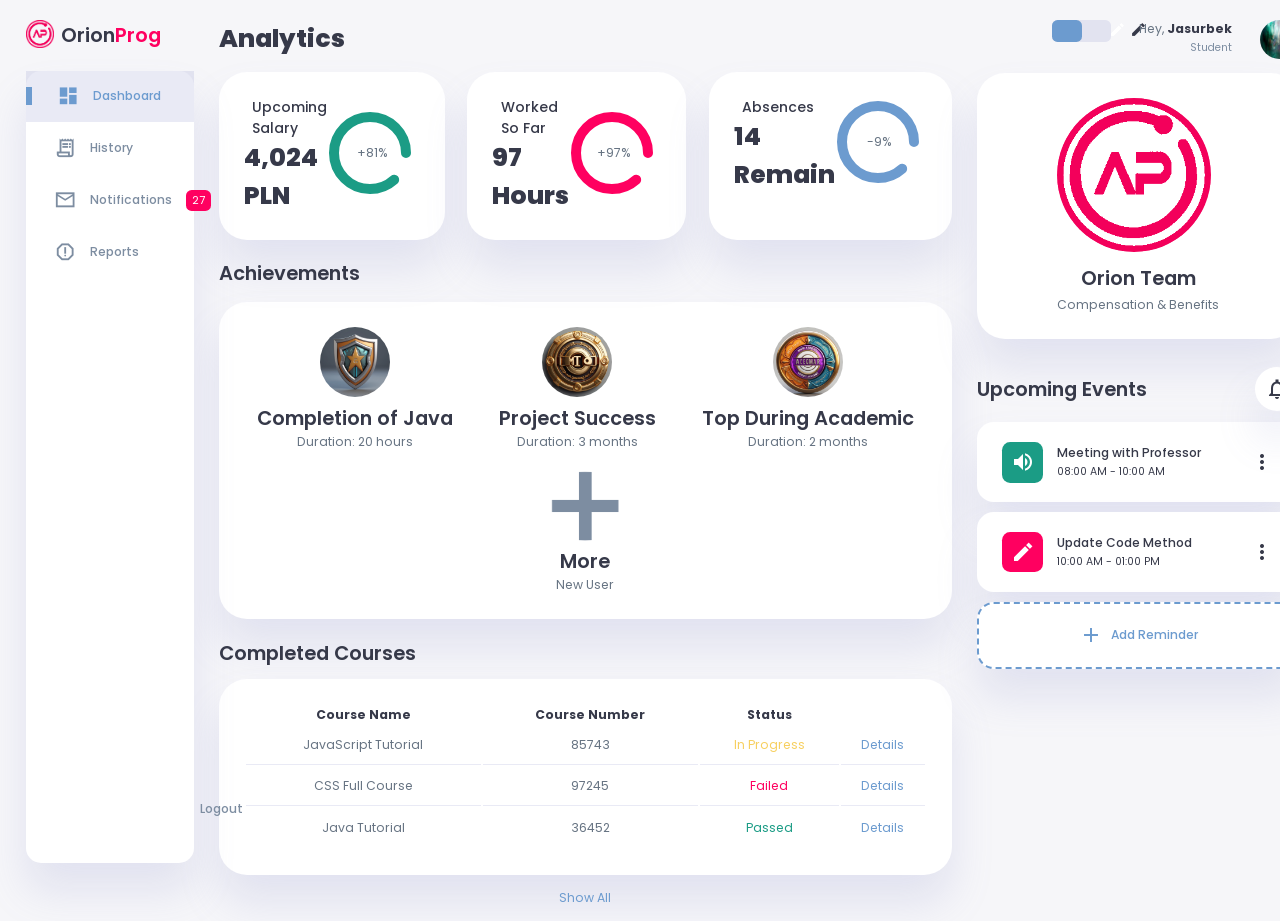
<file: Student Dashboard/index.html>
<!DOCTYPE html>
<html lang="en">

<head>
    <meta charset="UTF-8">
    <meta name="viewport" content="width=device-width, initial-scale=1.0">
    <link href="https://fonts.googleapis.com/icon?family=Material+Icons+Sharp" rel="stylesheet">
    <link rel="stylesheet" href="style.css">
    <title>Student Benefits</title>
</head>

<body>

    <div class="container">
        <!-- Sidebar Section -->
        <aside>
            <div class="toggle">
                <div class="logo">
                    <img src="images/logo.png">
                    <h2>Orion<span class="danger">Prog</span></h2>
                </div>
                <div class="close" id="close-btn">
                    <span class="material-icons-sharp">
                        close
                    </span>
                </div>
            </div>

            <div class="sidebar">
                <a href="#"  class="active">
                    <span class="material-icons-sharp">
                        dashboard
                    </span>
                    <h3>Dashboard</h3>
                </a>
                <a href="#">
                    <span class="material-icons-sharp">
                        receipt_long
                    </span>
                    <h3>History</h3>
                </a>
                <a href="#">
                    <span class="material-icons-sharp">
                        mail_outline
                    </span>
                    <h3>Notifications</h3>
                    <span class="message-count">27</span>
                </a>
                <a href="#">
                    <span class="material-icons-sharp">
                        report_gmailerrorred
                    </span>
                    <h3>Reports</h3>
                </a>
                <!-- <a href="#">
                    <span class="material-icons-sharp">
                        settings
                    </span>
                    <h3>Settings</h3>
                </a>                 -->
                <a href="#">
                    <span class="material-icons-sharp">
                        logout
                    </span>
                    <h3>Logout</h3>
                </a>
            </div>
        </aside>
        <!-- End of Sidebar Section -->

        <!-- Main Content -->
        <main>
            <h1>Analytics</h1>
            <!-- Analyses -->
            <div class="analyse">
                <div class="sales">
                    <div class="status">
                        <div class="info">
                            <h3>Upcoming Salary</h3>
                            <h1>4,024 PLN</h1>
                        </div>
                        <div class="progresss">
                            <svg>
                                <circle cx="38" cy="38" r="36"></circle>
                            </svg>
                            <div class="percentage">
                                <p>+81%</p>
                            </div>
                        </div>
                    </div>
                </div>
                <div class="visits">
                    <div class="status">
                        <div class="info">
                            <h3>Worked So Far</h3>
                            <h1>97 Hours</h1>
                        </div>
                        <div class="progresss">
                            <svg>
                                <circle cx="38" cy="38" r="36"></circle>
                            </svg>
                            <div class="percentage">
                                <p>+97%</p>
                            </div>
                        </div>
                    </div>
                </div>
                <div class="searches">
                    <div class="status">
                        <div class="info">
                            <h3>Absences</h3>
                            <h1>14 Remain</h1>
                        </div>
                        <div class="progresss">
                            <svg>
                                <circle cx="38" cy="38" r="36"></circle>
                            </svg>
                            <div class="percentage">
                                <p>-9%</p>
                            </div>
                        </div>
                    </div>
                </div>
            </div>
            <!-- End of Analyses -->

            <!-- New Users Section -->
            <div class="new-badges">
                <h2>Achievements</h2>
                <div class="badge-list">
                    <div class="badge">
                        <img src="images/CourseComplete-badge.jpg">
                        <h2>Completion of Java</h2>
                        <p>Duration: 20 hours</p>
                    </div>
                    <div class="badge">
                        <img src="images/ProjectComplete-badge.jpg">
                        <h2>Project Success</h2>
                        <p>Duration: 3 months</p>
                    </div>
                    <div class="badge">
                        <img src="images/academic-badge.jpg">
                        <h2>Top During Academic</h2>                
                        <p>Duration: 2 months</p>
                    </div>
                    <div class="badge">
                        <img src="images/plus.png">
                        <h2>More</h2>
                        <p>New User</p>
                    </div>
                </div>
            </div>
            <!-- End of New Users Section -->

            <!-- Courses Table -->
            <div class="recent-orders">
                <h2>Completed Courses</h2>
                <table>
                    <thead>
                        <tr>
                            <th>Course Name</th>
                            <th>Course Number</th>                    
                            <th>Status</th>
                            <th></th>
                        </tr>
                    </thead>
                    <tbody></tbody>
                </table>
                <a href="#">Show All</a>
            </div>
            <!-- End of Recent Orders -->

        </main>
        <!-- End of Main Content -->

        <!-- Right Section -->
        <div class="right-section">
            <div class="nav">
                <button id="menu-btn">
                    <span class="material-icons-sharp">
                        menu
                    </span>
                </button>
                <div class="dark-mode">
                    <span class="material-icons-sharp active">
                        light_mode
                    </span>
                    <span class="material-icons-sharp">
                        dark_mode
                    </span>
                </div>

                <div class="profile">
                    <div class="info">
                        <p>Hey, <b>Jasurbek</b></p>
                        <small class="text-muted">Student</small>
                    </div>
                    <div class="profile-photo">
                        <img src="images/profile-1.jpg">
                    </div>
                </div>

            </div>
            <!-- End of Nav -->

            <div class="user-profile">
                <div class="logo">
                    <img src="images/logo.png">
                    <h2>Orion Team</h2>
                    <p>Compensation & Benefits</p>
                </div>
            </div>

            <div class="reminders">
                <div class="header">
                    <h2>Upcoming Events</h2>
                    <span class="material-icons-sharp">
                        notifications_none
                    </span>
                </div>

                <div class="notification">
                    <div class="icon">
                        <span class="material-icons-sharp">
                            volume_up
                        </span>
                    </div>
                    <div class="content">
                        <div class="info">
                            <h3>Meeting with Professor</h3>
                            <small class="text_muted">
                                08:00 AM - 10:00 AM
                            </small>
                        </div>
                        <span class="material-icons-sharp">
                            more_vert
                        </span>
                    </div>
                </div>

                <div class="notification deactive">
                    <div class="icon">
                        <span class="material-icons-sharp">
                            edit
                        </span>
                    </div>
                    <div class="content">
                        <div class="info">
                            <h3>Update Code Method</h3>
                            <small class="text_muted">
                                10:00 AM - 01:00 PM
                            </small>
                        </div>
                        <span class="material-icons-sharp">
                            more_vert
                        </span>
                    </div>
                </div>

                <div class="notification add-reminder">
                    <div>
                        <span class="material-icons-sharp">
                            add
                        </span>
                        <h3>Add Reminder</h3>
                    </div>
                </div>

            </div>

        </div>


    </div>

    <script src="orders.js"></script>
    <script src="index.js"></script>
</body>

</html>
</file>
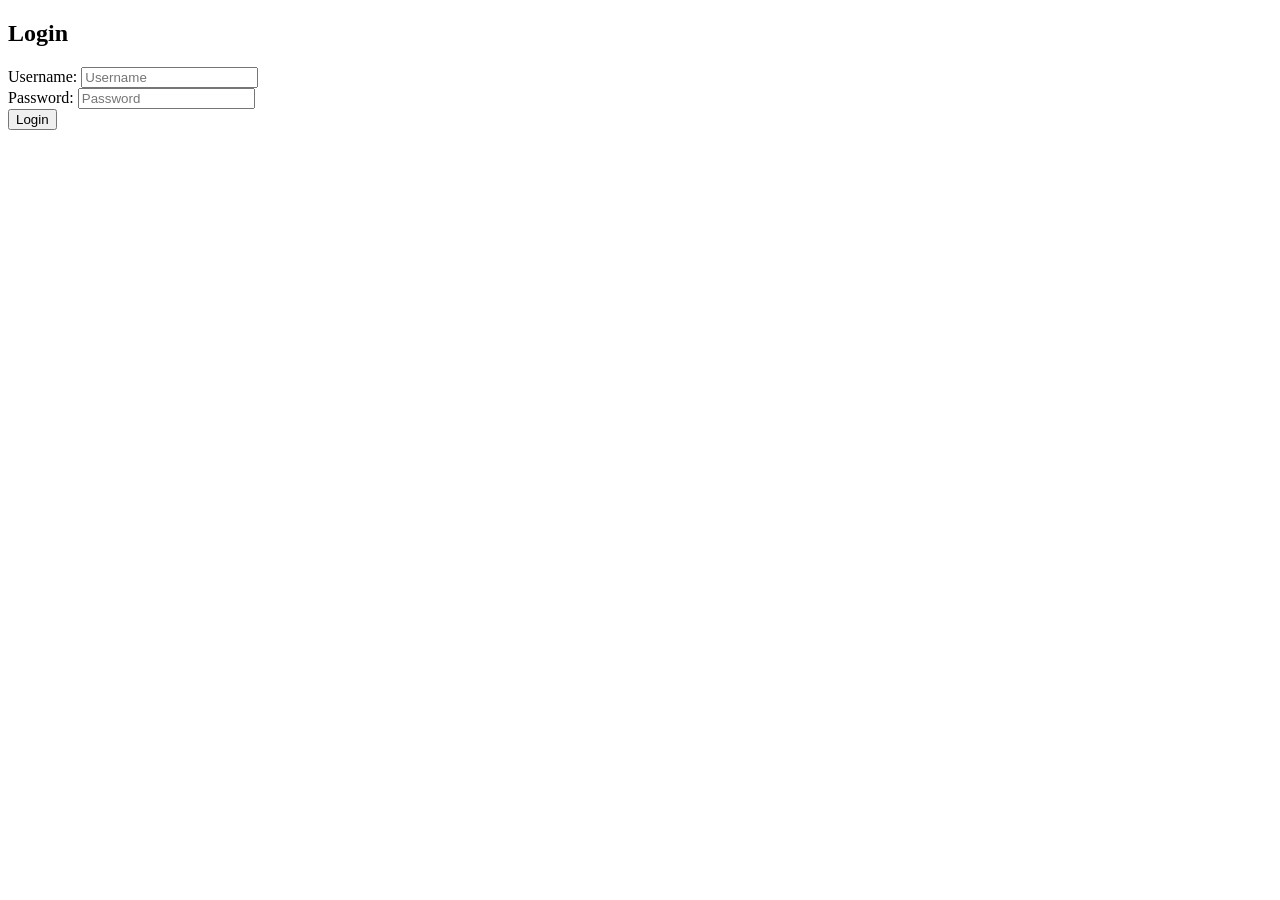
<file: src/main/resources/templates/login.html>
<!DOCTYPE html>
<html xmlns:th="http://www.thymeleaf.org">
<head>
    <title>Login</title>
</head>
<body>
<h2>Login</h2>
<form th:action="@{/api/v1/student/login}" method="post">
    <label>Username:</label>
    <input type="text" name="username" placeholder="Username" required />
    <br />
    <label>Password:</label>
    <input type="password" name="password" placeholder="Password" required />
    <br />
    <button type="submit">Login</button>
    <p th:if="${error}" th:text="${error}"></p>
</form>
</body>
</html>
</file>
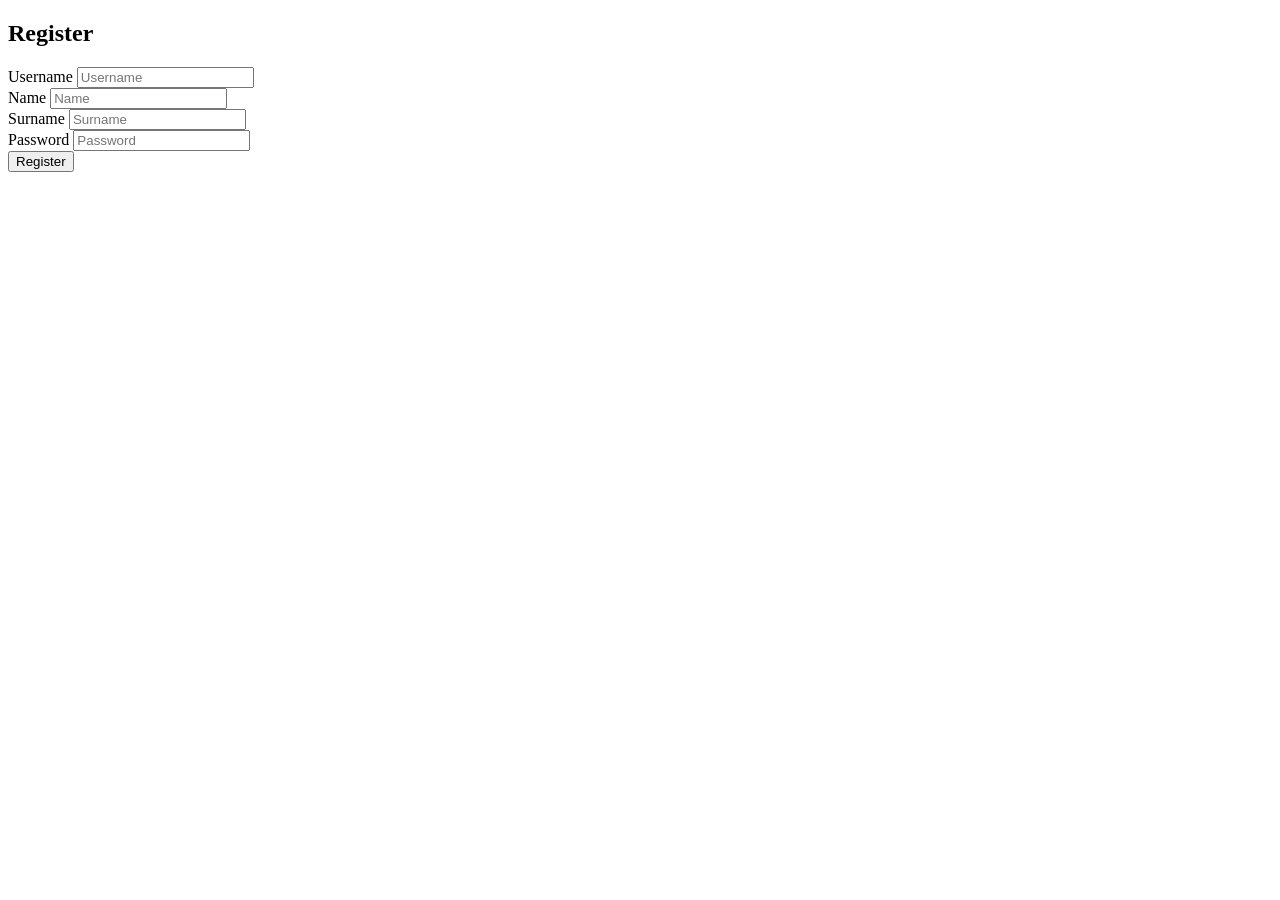
<file: src/main/resources/templates/register.html>
<!DOCTYPE html>
<html xmlns:th="http://www.thymeleaf.org">
<head>
  <title>Register</title>
</head>
<body>
<h2>Register</h2>
<form th:action="@{/api/v1/student/register}" th:object="${student}" method="post">
  <div class="mb-3">
    <label for="usernameID" class="form-label">Username</label>
    <input type="text" id="usernameID" placeholder="Username" th:field="*{username}" required>
  </div>
  <div class="mb-3">
    <label for="nameID" class="form-label">Name</label>
    <input type="text" id="nameID" placeholder="Name" th:field="*{name}" required>
  </div>
  <div class="mb-3">
    <label for="surnameID" class="form-label">Surname</label>
    <input type="text" id="surnameID" placeholder="Surname" th:field="*{surname}" required>
  </div>
  <div class="mb-3">
    <label for="passwordID" class="form-label">Password</label>
    <input type="password" id="passwordID" placeholder="Password" th:field="*{password}" required>
  </div>
  <button type="submit">Register</button>
</form>
</body>
</html>
</file>
<file: Student Dashboard/style.css>
@import url('https://fonts.googleapis.com/css2?family=Poppins:wght@300;400;500;600;700;800&display=swap');

:root{
    --color-primary: #6C9BCF;
    --color-danger: #FF0060;
    --color-success: #1B9C85;
    --color-warning: #F7D060;
    --color-white: #fff;
    --color-info-dark: #7d8da1;
    --color-dark: #363949;
    --color-light: rgba(132, 139, 200, 0.18);
    --color-dark-variant: #677483;
    --color-background: #f6f6f9;

    --card-border-radius: 2rem;
    --border-radius-1: 0.4rem;
    --border-radius-2: 1.2rem;

    --card-padding: 1.8rem;
    --padding-1: 1.2rem;

    --box-shadow: 0 2rem 3rem var(--color-light);
}

.dark-mode-variables{
    --color-background: #181a1e;
    --color-white: #202528;
    --color-dark: #edeffd;
    --color-dark-variant: #a3bdcc;
    --color-light: rgba(0, 0, 0, 0.4);
    --box-shadow: 0 2rem 3rem var(--color-light);
}

*{
    margin: 0;
    padding: 0;
    outline: 0;
    appearance: 0;
    border: 0;
    text-decoration: none;
    box-sizing: border-box;
}

html{
    font-size: 14px;
}

body{
    width: 100vw;
    height: 100vh;
    font-family: 'Poppins', sans-serif;
    font-size: 0.88rem;
    user-select: none;
    overflow-x: hidden;
    color: var(--color-dark);
    background-color: var(--color-background);
}

a{
    color: var(--color-dark);
}

img{
    display: block;
    width: 100%;
    object-fit: cover;
}

h1{
    font-weight: 800;
    font-size: 1.8rem;
}

h2{
    font-weight: 600;
    font-size: 1.4rem;
}

h3{
    font-weight: 500;
    font-size: 0.87rem;
}

small{
    font-size: 0.76rem;
}

p{
    color: var(--color-dark-variant);
}

b{
    color: var(--color-dark);
}

.text-muted{
    color: var(--color-info-dark);
}

.primary{
    color: var(--color-primary);
}

.danger{
    color: var(--color-danger);
}

.success{
    color: var(--color-success);
}

.warning{
    color: var(--color-warning);
}

.container{
    display: grid;
    width: 96%;
    margin: 0 auto;
    gap: 1.8rem;
    grid-template-columns: 12rem auto 23rem;
}

aside{
    height: 100vh;
}

aside .toggle{
    display: flex;
    align-items: center;
    justify-content: space-between;
    margin-top: 1.4rem;
}

aside .toggle .logo{
    display: flex;
    gap: 0.5rem;
}

aside .toggle .logo img{
    width: 2rem;
    height: 2rem;
}

aside .toggle .close{
    padding-right: 1rem;
    display: none;
}

aside .sidebar{
    display: flex;
    flex-direction: column;
    background-color: var(--color-white);
    box-shadow: var(--box-shadow);
    border-radius: 15px;
    height: 88vh;
    position: relative;
    top: 1.5rem;
    transition: all 0.3s ease;
}

aside .sidebar:hover{
    box-shadow: none;
}

aside .sidebar a{
    display: flex;
    align-items: center;
    color: var(--color-info-dark);
    height: 3.7rem;
    gap: 1rem;
    position: relative;
    margin-left: 2rem;
    transition: all 0.3s ease;
}

aside .sidebar a span{
    font-size: 1.6rem;
    transition: all 0.3s ease;
}

aside .sidebar a:last-child{
    position: absolute;
    bottom: 2rem;
    width: 100%;
}

aside .sidebar a.active{
    width: 100%;
    color: var(--color-primary);
    background-color: var(--color-light);
    margin-left: 0;
}

aside .sidebar a.active::before{
    content: '';
    width: 6px;
    height: 18px;
    background-color: var(--color-primary);
}

aside .sidebar a.active span{
    color: var(--color-primary);
    margin-left: calc(1rem - 3px);
}

aside .sidebar a:hover{
    color: var(--color-primary);
}

aside .sidebar a:hover span{
    margin-left: 0.6rem;
}

aside .sidebar .message-count{
    background-color: var(--color-danger);
    padding: 2px 6px;
    color: var(--color-white);
    font-size: 11px;
    border-radius: var(--border-radius-1);
}

main{
    margin-top: 1.4rem;
}

main .analyse{
    display: grid;
    grid-template-columns: repeat(3, 1fr);
    gap: 1.6rem;
}

main .analyse > div{
    background-color: var(--color-white);
    padding: var(--card-padding);
    border-radius: var(--card-border-radius);
    margin-top: 1rem;
    box-shadow: var(--box-shadow);
    cursor: pointer;
    transition: all 0.3s ease;
}

main .analyse > div:hover{
    box-shadow: none;
}

main .analyse > div .status{
    display: flex;
    align-items: center;
    justify-content: space-between;
}

main .analyse h3{
    margin-left: 0.6rem;
    font-size: 1rem;
}

main .analyse .progresss{
    position: relative;
    width: 92px;
    height: 92px;
    border-radius: 50%;
}

main .analyse svg{
    width: 7rem;
    height: 7rem;
}

main .analyse svg circle{
    fill: none;
    stroke-width: 10;
    stroke-linecap: round;
    transform: translate(5px, 5px);
}

main .analyse .sales svg circle{
    stroke: var(--color-success);
    stroke-dashoffset: -30;
    stroke-dasharray: 200;
}

main .analyse .visits svg circle{
    stroke: var(--color-danger);
    stroke-dashoffset: -30;
    stroke-dasharray: 200;
}

main .analyse .searches svg circle{
    stroke: var(--color-primary);
    stroke-dashoffset: -30;
    stroke-dasharray: 200;
}

main .analyse .progresss .percentage{
    position: absolute;
    top: -3px;
    left: -1px;
    display: flex;
    align-items: center;
    justify-content: center;
    height: 100%;
    width: 100%;
}

main .new-badges{
    margin-top: 1.3rem;
}

main .new-badges .badge-list{
    background-color: var(--color-white);
    padding: var(--card-padding);
    border-radius: var(--card-border-radius);
    margin-top: 1rem;
    box-shadow: var(--box-shadow);
    display: flex;
    justify-content: space-around;
    flex-wrap: wrap;
    gap: 1.4rem;
    cursor: pointer;
    transition: all 0.3s ease;
}

main .new-badges .badge-list:hover{
    box-shadow: none;
}

main .new-badges .badge-list .badge{
    display: flex;
    flex-direction: column;
    align-items: center;
    justify-content: center;
}

main .new-badges .badge-list .badge img{
    width: 5rem;
    height: 5rem;
    margin-bottom: 0.4rem;
    border-radius: 50%;
}

main .recent-orders{
    margin-top: 1.3rem;
}

main .recent-orders h2{
    margin-bottom: 0.8rem;
}

main .recent-orders table{
    background-color: var(--color-white);
    width: 100%;
    padding: var(--card-padding);
    text-align: center;
    box-shadow: var(--box-shadow);
    border-radius: var(--card-border-radius);
    transition: all 0.3s ease;
}

main .recent-orders table:hover{
    box-shadow: none;
}

main table tbody td{
    height: 2.8rem;
    border-bottom: 1px solid var(--color-light);
    color: var(--color-dark-variant);
}

main table tbody tr:last-child td{
    border: none;
}

main .recent-orders a{
    text-align: center;
    display: block;
    margin: 1rem auto;
    color: var(--color-primary);
}

.right-section{
    margin-top: 1.4rem;
}

.right-section .nav{
    display: flex;
    justify-content: end;
    gap: 2rem;
}

.right-section .nav button{
    display: none;
}

.right-section .dark-mode{
    background-color: var(--color-light);
    display: flex;
    justify-content: space-between;
    align-items: center;
    height: 1.6rem;
    width: 4.2rem;
    cursor: pointer;
    border-radius: var(--border-radius-1);
}

.right-section .dark-mode span{
    font-size: 1.2rem;
    width: 50%;
    height: 100%;
    display: flex;
    align-items: center;
    justify-content: center;
}

.right-section .dark-mode span.active{
    background-color: var(--color-primary);
    color: white;
    border-radius: var(--border-radius-1);
}

.right-section .nav .profile{
    display: flex;
    gap: 2rem;
    text-align: right;
}

.right-section .nav .profile .profile-photo{
    width: 2.8rem;
    height: 2.8rem;
    border-radius: 50%;
    overflow: hidden;
}

.right-section .user-profile{
    display: flex;
    justify-content: center;
    text-align: center;
    margin-top: 1rem;
    background-color: var(--color-white);
    padding: var(--card-padding);
    border-radius: var(--card-border-radius);
    box-shadow: var(--box-shadow);
    cursor: pointer;
    transition: all 0.3s ease;
}

.right-section .user-profile:hover{
    box-shadow: none;
}

.right-section .user-profile img{
    width: 11rem;
    height: auto;
    margin-bottom: 0.8rem;
    border-radius: 50%;
}

.right-section .user-profile h2{
    margin-bottom: 0.2rem;
}

.right-section .reminders{
    margin-top: 2rem;
}

.right-section .reminders .header{
    display: flex;
    align-items: center;
    justify-content: space-between;
    margin-bottom: 0.8rem;
}

.right-section .reminders .header span{
    padding: 10px;
    box-shadow: var(--box-shadow);
    background-color: var(--color-white);
    border-radius: 50%;
}

.right-section .reminders .notification{
    background-color: var(--color-white);
    display: flex;
    align-items: center;
    gap: 1rem;
    margin-bottom: 0.7rem;
    padding: 1.4rem var(--card-padding);
    border-radius: var(--border-radius-2);
    box-shadow: var(--box-shadow);
    cursor: pointer;
    transition: all 0.3s ease;
}

.right-section .reminders .notification:hover{
    box-shadow: none;
}

.right-section .reminders .notification .content{
    display: flex;
    justify-content: space-between;
    align-items: center;
    margin: 0;
    width: 100%;
}

.right-section .reminders .notification .icon{
    padding: 0.6rem;
    color: var(--color-white);
    background-color: var(--color-success);
    border-radius: 20%;
    display: flex;
}

.right-section .reminders .notification.deactive .icon{
    background-color: var(--color-danger);
}

.right-section .reminders .add-reminder{
    background-color: var(--color-white);
    border: 2px dashed var(--color-primary);
    color: var(--color-primary);
    display: flex;
    align-items: center;
    justify-content: center;
    cursor: pointer;
}

.right-section .reminders .add-reminder:hover{
    background-color: var(--color-primary);
    color: white;
}

.right-section .reminders .add-reminder div{
    display: flex;
    align-items: center;
    gap: 0.6rem;
}

@media screen and (max-width: 1200px) {
    .container{
        width: 95%;
        grid-template-columns: 7rem auto 23rem;
    }

    aside .logo h2{
        display: none;
    }

    aside .sidebar h3{
        display: none;
    }

    aside .sidebar a{
        width: 5.6rem;
    }

    aside .sidebar a:last-child{
        position: relative;
        margin-top: 1.8rem;
    }

    main .analyse{
        grid-template-columns: 1fr;
        gap: 0;
    }

    main .new-badges .badge-list .badge{
        flex-basis: 40%;
    }

    main .recent-orders {
        width: 94%;
        position: absolute;
        left: 50%;
        transform: translateX(-50%);
        margin: 2rem 0 0 0.8rem;
    }

    main .recent-orders table{
        width: 83vw;
    }

    main table thead tr th:last-child,
    main table thead tr th:first-child{
        display: none;
    }

    main table tbody tr td:last-child,
    main table tbody tr td:first-child{
        display: none;
    }

}

@media screen and (max-width: 768px) {
    .container{
        width: 100%;
        grid-template-columns: 1fr;
        padding: 0 var(--padding-1);
    }

    aside{
        position: fixed;
        background-color: var(--color-white);
        width: 15rem;
        z-index: 3;
        box-shadow: 1rem 3rem 4rem var(--color-light);
        height: 100vh;
        left: -100%;
        display: none;
        animation: showMenu 0.4s ease forwards;
    }

    @keyframes showMenu {
       to{
        left: 0;
       } 
    }

    aside .logo{
        margin-left: 1rem;
    }

    aside .logo h2{
        display: inline;
    }

    aside .sidebar h3{
        display: inline;
    }

    aside .sidebar a{
        width: 100%;
        height: 3.4rem;
    }

    aside .sidebar a:last-child{
        position: absolute;
        bottom: 5rem;
    }

    aside .toggle .close{
        display: inline-block;
        cursor: pointer;
    }

    main{
        margin-top: 8rem;
        padding: 0 1rem;
    }

    main .new-badges .badge-list .badge{
        flex-basis: 35%;
    }

    main .recent-orders{
        position: relative;
        margin: 3rem 0 0 0;
        width: 100%;
    }

    main .recent-orders table{
        width: 100%;
        margin: 0;
    }

    .right-section{
        width: 94%;
        margin: 0 auto 4rem;
    }

    .right-section .nav{
        position: fixed;
        top: 0;
        left: 0;
        align-items: center;
        background-color: var(--color-white);
        padding: 0 var(--padding-1);
        height: 4.6rem;
        width: 100%;
        z-index: 2;
        box-shadow: 0 1rem 1rem var(--color-light);
        margin: 0;
    }

    .right-section .nav .dark-mode{
        width: 4.4rem;
        position: absolute;
        left: 66%;
    }

    .right-section .profile .info{
        display: none;
    }

    .right-section .nav button{
        display: inline-block;
        background-color: transparent;
        cursor: pointer;
        color: var(--color-dark);
        position: absolute;
        left: 1rem;
    }

    .right-section .nav button span{
        font-size: 2rem;
    }

}
</file>
